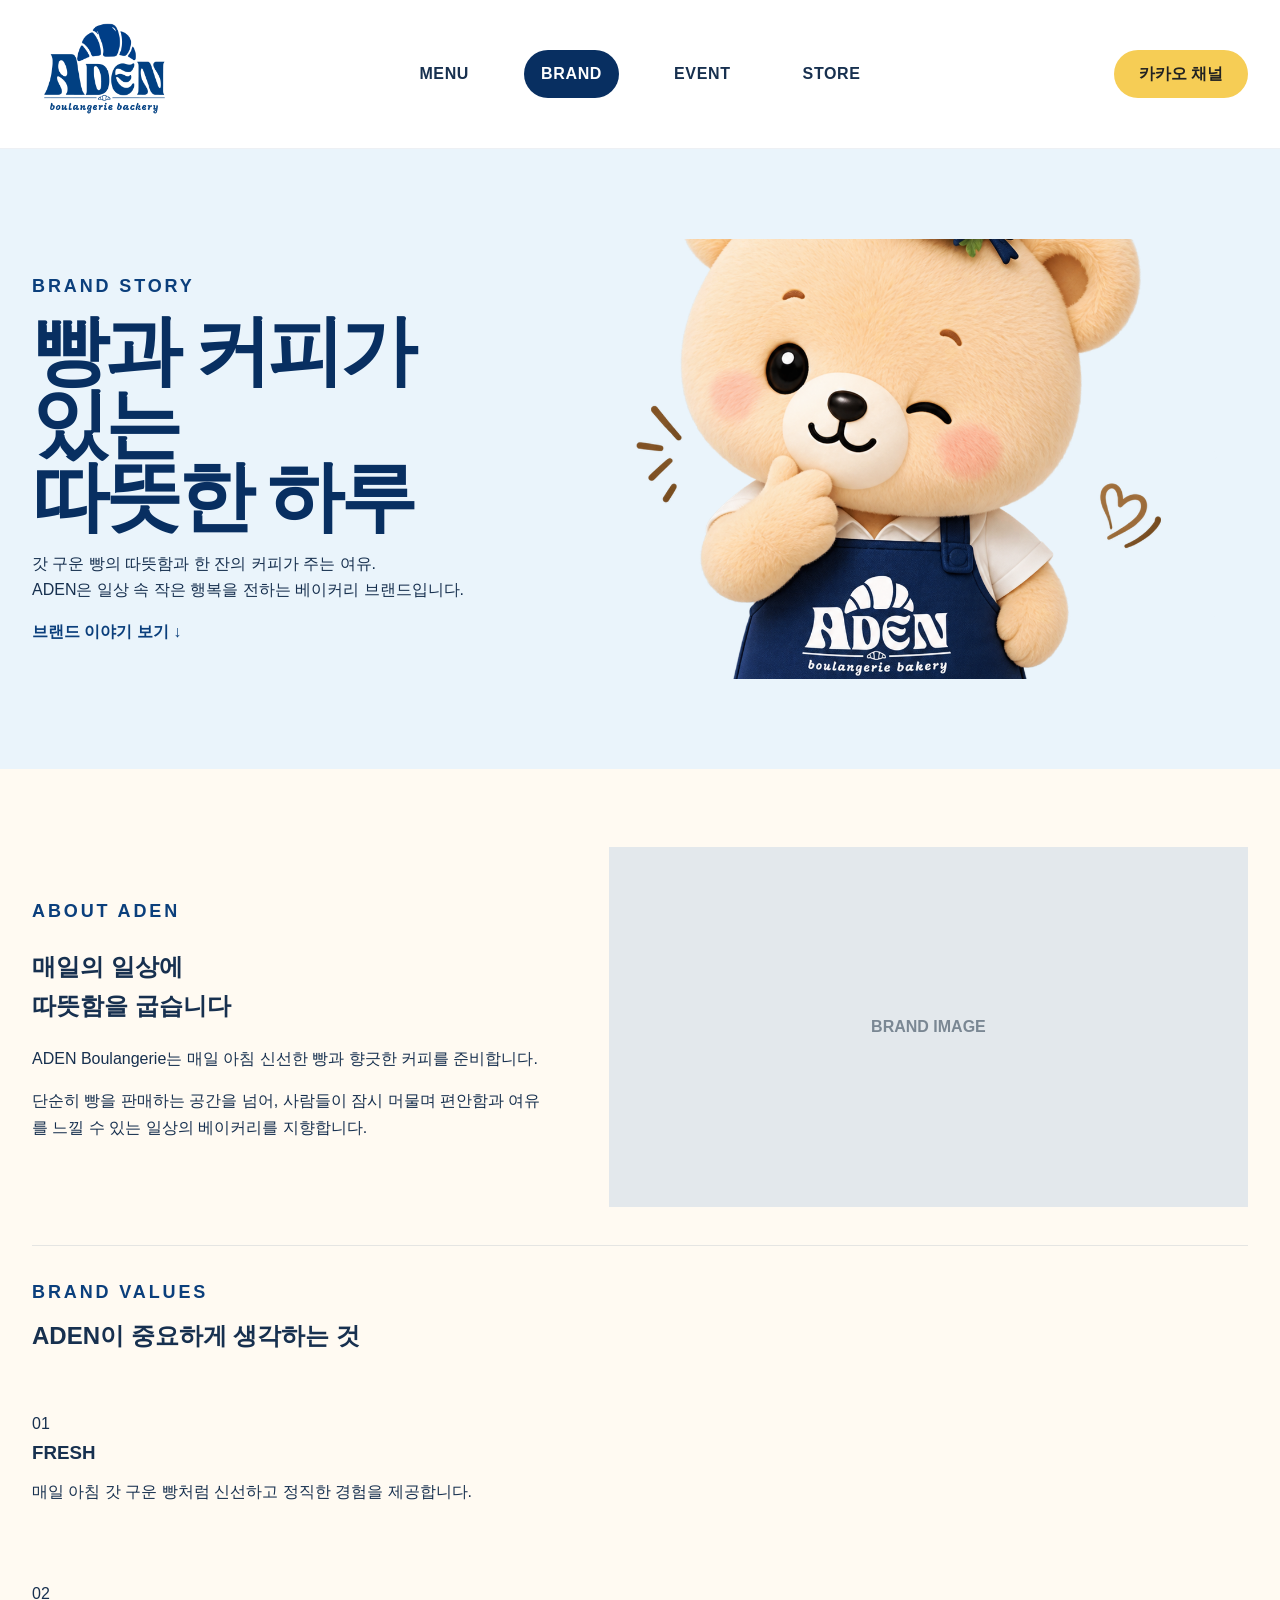
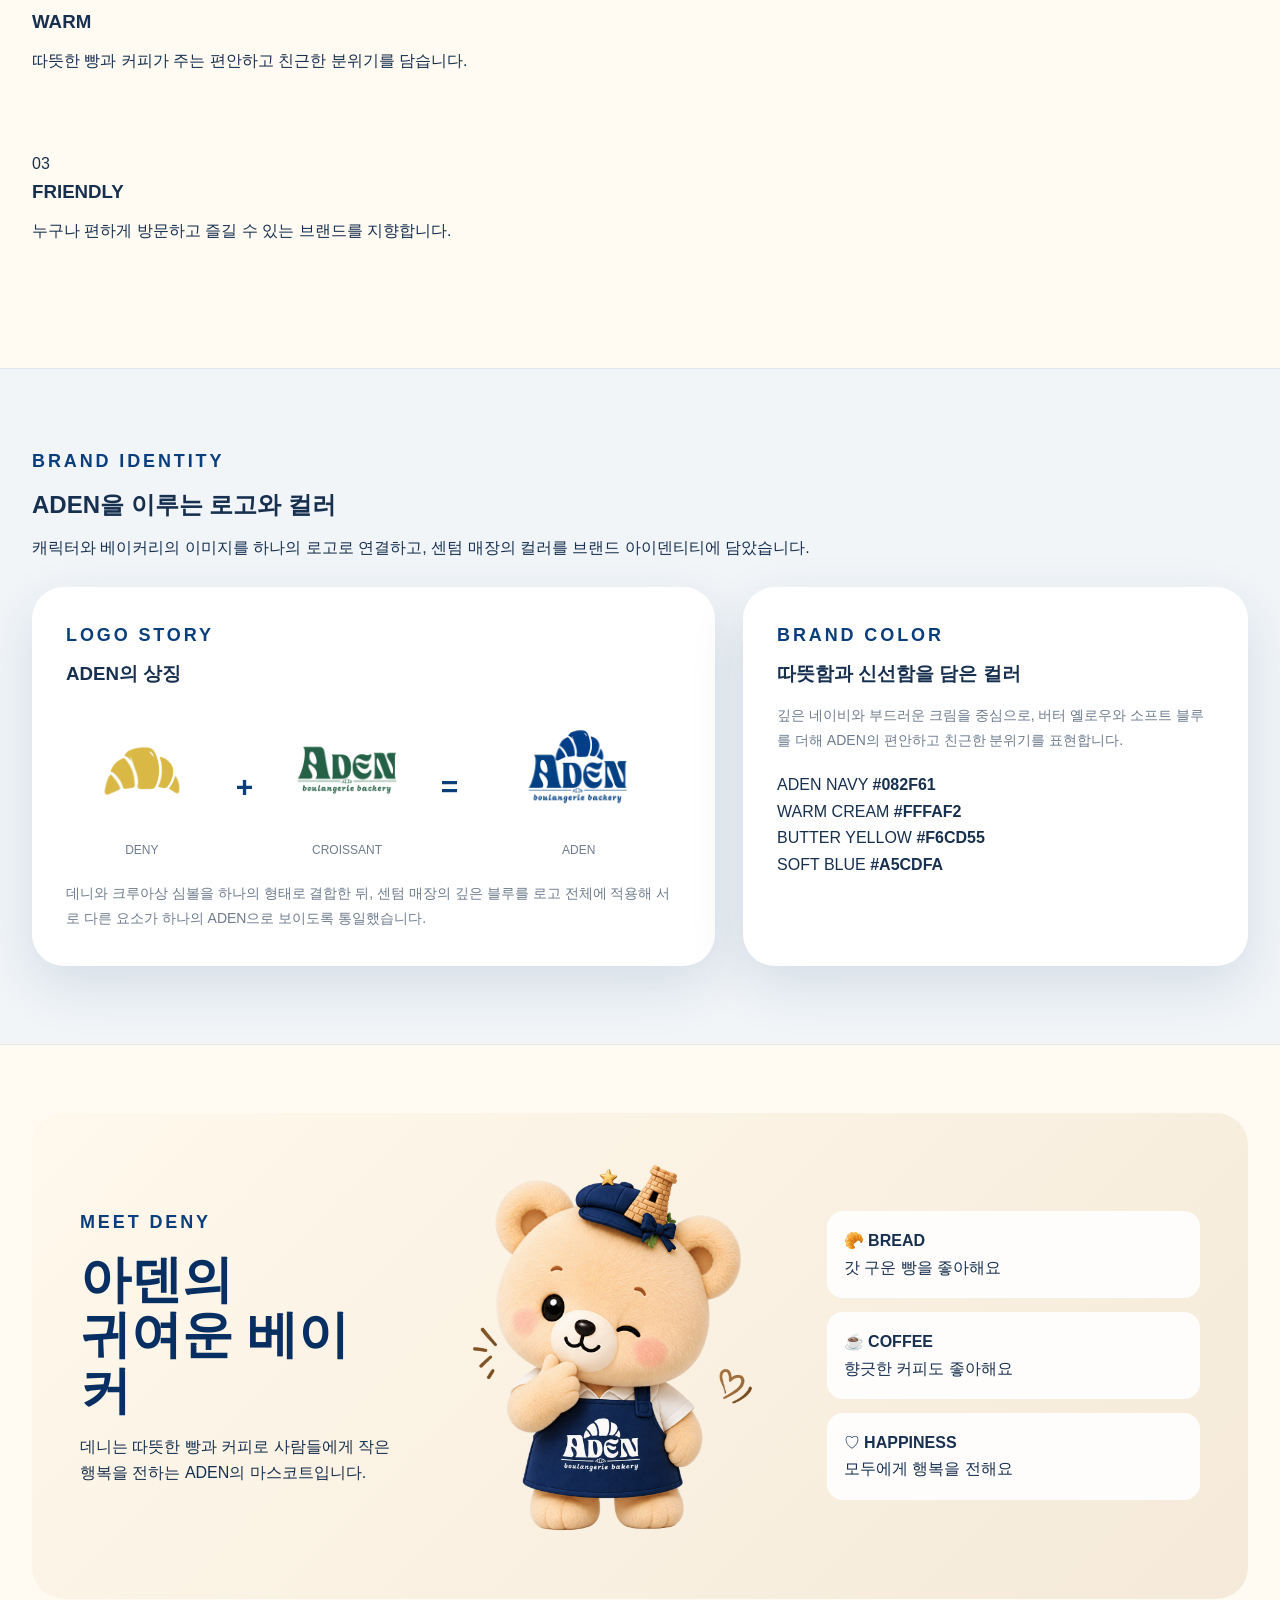
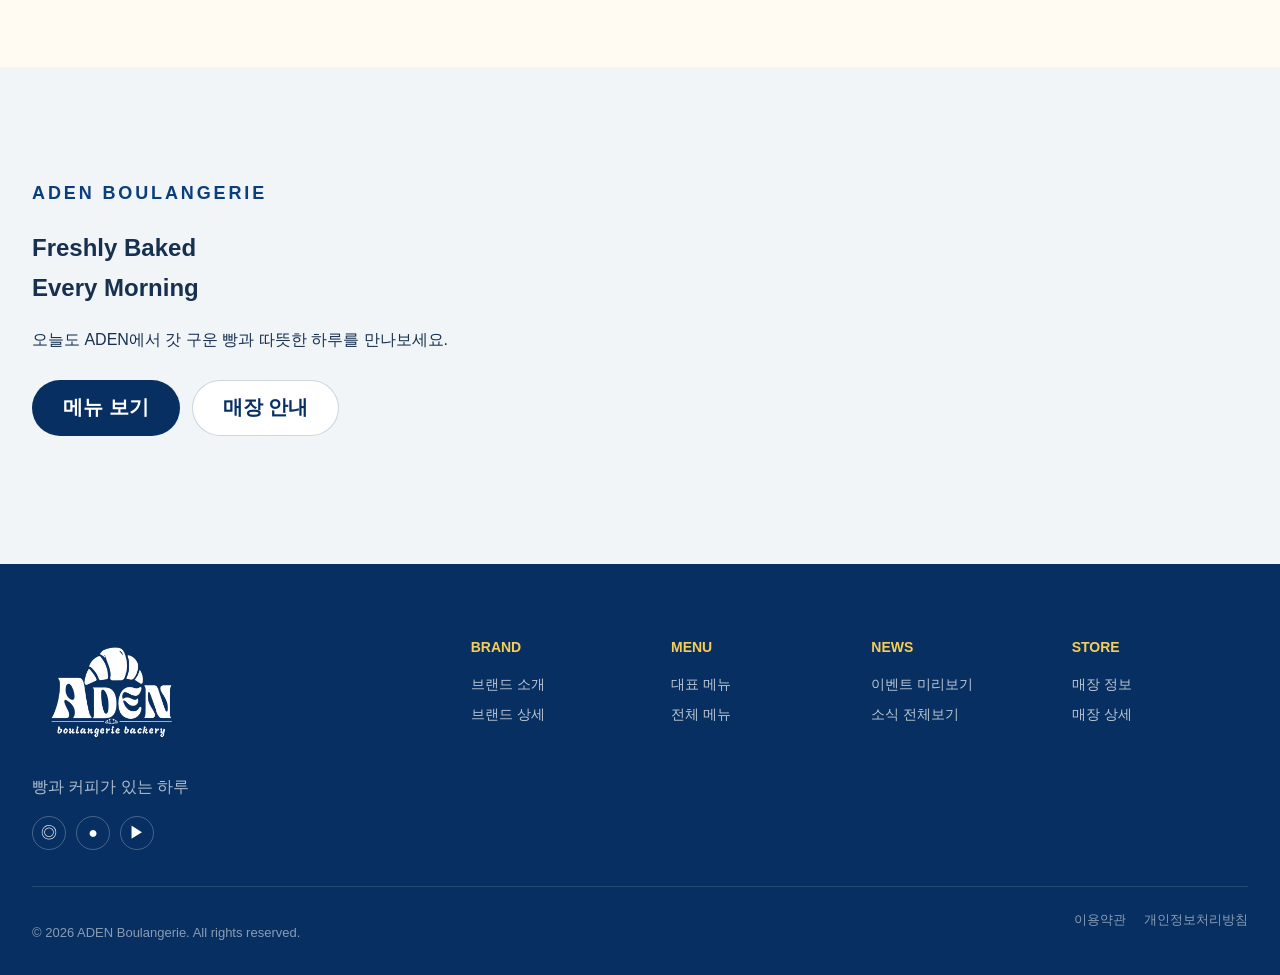
<file: aden-site/brand.html>
<!DOCTYPE html>
<html lang="ko">
<head>
  <meta charset="UTF-8">
  <meta name="viewport" content="width=device-width, initial-scale=1.0">
  <meta name="description" content="ADEN Boulangerie 브랜드 스토리와 리브랜딩 아이덴티티">
  <title>BRAND | ADEN</title>
  <link rel="stylesheet" href="./css/style.css">

  <!-- BRAND 상세 페이지만 간격/배치 정리 -->
  <style>
    .brand-page .brand-detail-hero{
      min-height: 520px;
    }

    .brand-page .brand-detail-section{
      padding: 78px 0;
    }

    .brand-page .brand-detail-section + .brand-detail-section{
      border-top: 1px solid rgba(8,47,97,.08);
    }

    .brand-page .brand-block-head{
      margin-bottom: 42px;
    }

    .brand-page .brand-block-head h2{
      margin-bottom: 14px;
    }

    /* ABOUT + VALUES */
    .brand-page .brand-about-wrap{
      display: grid;
      grid-template-columns: .9fr 1.1fr;
      gap: 54px;
      align-items: center;
    }

    .brand-page .brand-about-copy p{
      max-width: 520px;
    }

    .brand-page .brand-about-image{
      min-height: 360px;
    }

    .brand-page .brand-values-inline{
      margin-top: 54px;
      padding-top: 44px;
      border-top: 1px solid rgba(8,47,97,.10);
    }

    .brand-page .brand-values-inline .brand-value-grid{
      margin-top: 28px;
    }

    /* LOGO + COLOR 한 섹션 안에서 연결 */
    .brand-page .brand-identity-wrap{
      display: grid;
      grid-template-columns: 1.15fr .85fr;
      gap: 44px;
      align-items: stretch;
    }

    .brand-page .identity-card{
      background: #fff;
      border-radius: var(--radius-lg);
      box-shadow: var(--shadow);
      padding: 42px;
    }

    .brand-page .identity-card .logo-equation{
      margin-top: 32px;
    }

    .brand-page .identity-desc{
      margin: 28px 0 0;
      color: var(--muted);
      font-size: 14px;
      line-height: 1.8;
    }

    .brand-page .brand-color-grid{
      margin-top: 28px;
    }

    .brand-page .color-intro{
      color: var(--muted);
      font-size: 14px;
      line-height: 1.75;
      margin-bottom: 0;
    }

    /* DENY는 너무 큰 독립 섹션처럼 보이지 않게 */
    .brand-page .deny-compact{
      padding-top: 68px;
      padding-bottom: 68px;
    }

    .brand-page .deny-detail-card{
      min-height: auto;
    }

    /* 마지막 CTA */
    .brand-page .brand-message-section{
      padding: 58px 0 74px;
    }

    .brand-page .brand-message-card{
      padding-top: 54px;
      padding-bottom: 54px;
    }

    @media (max-width: 900px){
      .brand-page .brand-about-wrap,
      .brand-page .brand-identity-wrap{
        grid-template-columns: 1fr;
      }

      .brand-page .brand-about-image{
        min-height: 300px;
      }
    }

    @media (max-width: 768px){
      .brand-page .brand-detail-hero{
        min-height: auto;
      }

      .brand-page .brand-detail-section{
        padding: 56px 0;
      }

      .brand-page .brand-values-inline{
        margin-top: 38px;
        padding-top: 34px;
      }

      .brand-page .identity-card{
        padding: 30px;
      }

      .brand-page .brand-message-section{
        padding: 42px 0 58px;
      }
    }
/* BRAND 내부 여백 조금 더 촘촘하게 */

.brand-page .brand-block-head{
  margin-bottom: 26px;
}

.brand-page .brand-block-head .eyebrow{
  margin-bottom: 8px;
}

.brand-page .brand-block-head h2{
  margin-top: 0;
  margin-bottom: 10px;
}

.brand-page .brand-block-head > p:last-child{
  margin-top: 0;
  margin-bottom: 0;
}


/* BRAND VALUES */
.brand-page .brand-values-inline{
  margin-top: 38px;
  padding-top: 32px;
}

.brand-page .brand-values-inline .brand-value-grid{
  margin-top: 20px;
}

.brand-page .brand-value-card{
  padding-top: 30px;
  padding-bottom: 30px;
}

.brand-page .brand-value-card span{
  margin-bottom: 10px;
}

.brand-page .brand-value-card h3{
  margin-top: 0;
  margin-bottom: 10px;
}

.brand-page .brand-value-card p{
  margin-top: 0;
}


/* BRAND IDENTITY */
.brand-page .brand-identity-wrap{
  gap: 28px;
}

.brand-page .identity-card{
  padding: 34px;
}

.brand-page .identity-card .eyebrow{
  margin-bottom: 8px;
}

.brand-page .identity-card h3{
  margin-top: 0;
  margin-bottom: 14px;
}

.brand-page .identity-card .logo-equation{
  margin-top: 22px;
}

.brand-page .identity-desc{
  margin-top: 20px;
}

.brand-page .color-intro{
  margin-top: 0;
}

.brand-page .brand-color-grid{
  margin-top: 20px;
}

  </style>
</head>

<body class="detail-page brand-page">

<header class="site-header">
  <div class="container header-inner">
    <a class="brand" href="index.html#home" aria-label="ADEN 메인 홈으로 이동">
      <img src="./assets/logo.png" alt="ADEN Boulangerie 로고">
    </a>

    <nav class="desktop-nav" aria-label="주요 메뉴">
      <a href="menu.html">MENU</a>
      <a href="brand.html" class="active">BRAND</a>
      <a href="news.html">EVENT</a>
      <a href="store.html">STORE</a>
    </nav>

    <div class="header-actions">
      <a class="btn btn-yellow" href="index.html#event">카카오 채널</a>

      <button class="menu-toggle" type="button" aria-label="모바일 메뉴 열기" aria-expanded="false">
        <span></span><span></span><span></span>
      </button>
    </div>
  </div>

  <nav class="mobile-nav" aria-label="모바일 메뉴">
    <a href="menu.html">MENU</a>
    <a href="brand.html" class="active">BRAND</a>
    <a href="news.html">NEWS</a>
    <a href="store.html">STORE</a>
  </nav>
</header>


<main>

  <!-- BRAND HERO -->
  <section class="page-hero brand-detail-hero">
    <div class="container page-hero-grid">

      <div class="reveal">
        <p class="eyebrow blue">BRAND STORY</p>

        <h1>
          빵과 커피가 있는<br>
          따뜻한 하루
        </h1>

        <p>
          갓 구운 빵의 따뜻함과 한 잔의 커피가 주는 여유.<br>
          ADEN은 일상 속 작은 행복을 전하는 베이커리 브랜드입니다.
        </p>

        <a class="text-link" href="#about-aden">
          브랜드 이야기 보기 ↓
        </a>
      </div>

      <img
        class="reveal delay"
        src="./assets/deny-main.png"
        alt="ADEN 마스코트 데니"
      >

    </div>
  </section>


  <!-- ABOUT + BRAND VALUES -->
  <section class="brand-detail-section" id="about-aden">
    <div class="container">

      <div class="brand-about-wrap">

        <div class="brand-about-copy reveal">
          <p class="eyebrow blue">ABOUT ADEN</p>

          <h2>
            매일의 일상에<br>
            따뜻함을 굽습니다
          </h2>

          <p>
            ADEN Boulangerie는 매일 아침 신선한 빵과
            향긋한 커피를 준비합니다.
          </p>

          <p>
            단순히 빵을 판매하는 공간을 넘어,
            사람들이 잠시 머물며 편안함과 여유를 느낄 수 있는
            일상의 베이커리를 지향합니다.
          </p>
        </div>

        <div class="placeholder brand-about-image reveal delay">
          BRAND IMAGE
        </div>

      </div>


      <div class="brand-values-inline">
        <div class="brand-block-head">
          <p class="eyebrow blue">BRAND VALUES</p>
          <h2>ADEN이 중요하게 생각하는 것</h2>
        </div>

        <div class="brand-value-grid">

          <article class="brand-value-card reveal">
            <span>01</span>
            <h3>FRESH</h3>
            <p>
              매일 아침 갓 구운 빵처럼
              신선하고 정직한 경험을 제공합니다.
            </p>
          </article>

          <article class="brand-value-card reveal delay">
            <span>02</span>
            <h3>WARM</h3>
            <p>
              따뜻한 빵과 커피가 주는
              편안하고 친근한 분위기를 담습니다.
            </p>
          </article>

          <article class="brand-value-card reveal">
            <span>03</span>
            <h3>FRIENDLY</h3>
            <p>
              누구나 편하게 방문하고
              즐길 수 있는 브랜드를 지향합니다.
            </p>
          </article>

        </div>
      </div>

    </div>
  </section>


  <!-- LOGO STORY + BRAND COLOR -->
  <section class="brand-detail-section detail-alt">
    <div class="container">

      <div class="brand-block-head">
        <p class="eyebrow blue">BRAND IDENTITY</p>
        <h2>ADEN을 이루는 로고와 컬러</h2>
        <p>
          캐릭터와 베이커리의 이미지를 하나의 로고로 연결하고,
          센텀 매장의 컬러를 브랜드 아이덴티티에 담았습니다.
        </p>
      </div>

      <div class="brand-identity-wrap">

        <div class="identity-card reveal">
          <p class="eyebrow blue">LOGO STORY</p>
          <h3>ADEN의 상징</h3>

          <div class="logo-equation">
            <div>
              <img src="./assets/logo-deny.png" alt="데니 심볼">
              <span>DENY</span>
            </div>

            <b>+</b>

            <div>
              <img src="./assets/logo-croissant.png" alt="크루아상 심볼">
              <span>CROISSANT</span>
            </div>

            <b>=</b>

            <div>
              <img src="./assets/logo.png" alt="ADEN 로고">
              <span>ADEN</span>
            </div>
          </div>

          <p class="identity-desc">
            데니와 크루아상 심볼을 하나의 형태로 결합한 뒤,
            센텀 매장의 깊은 블루를 로고 전체에 적용해
            서로 다른 요소가 하나의 ADEN으로 보이도록 통일했습니다.
          </p>
        </div>


        <div class="identity-card reveal delay">
          <p class="eyebrow blue">BRAND COLOR</p>
          <h3>따뜻함과 신선함을 담은 컬러</h3>

          <p class="color-intro">
            깊은 네이비와 부드러운 크림을 중심으로,
            버터 옐로우와 소프트 블루를 더해
            ADEN의 편안하고 친근한 분위기를 표현합니다.
          </p>

          <div class="brand-color-grid">

            <div class="brand-color-card navy">
              <span>ADEN NAVY</span>
              <strong>#082F61</strong>
            </div>

            <div class="brand-color-card cream">
              <span>WARM CREAM</span>
              <strong>#FFFAF2</strong>
            </div>

            <div class="brand-color-card butter">
              <span>BUTTER YELLOW</span>
              <strong>#F6CD55</strong>
            </div>

            <div class="brand-color-card sky">
              <span>SOFT BLUE</span>
              <strong>#A5CDFA</strong>
            </div>

          </div>
        </div>

      </div>

    </div>
  </section>


  <!-- MEET DENY -->
  <section class="brand-detail-section deny-compact">
    <div class="container deny-detail-card reveal">

      <div>
        <p class="eyebrow blue">MEET DENY</p>

        <h2>
          아덴의<br>
          귀여운 베이커
        </h2>

        <p>
          데니는 따뜻한 빵과 커피로
          사람들에게 작은 행복을 전하는
          ADEN의 마스코트입니다.
        </p>
      </div>

      <img
        src="./assets/deny-main.png"
        alt="ADEN 캐릭터 데니"
      >

      <div class="deny-points">
        <p>
          🥐 <strong>BREAD</strong><br>
          갓 구운 빵을 좋아해요
        </p>

        <p>
          ☕ <strong>COFFEE</strong><br>
          향긋한 커피도 좋아해요
        </p>

        <p>
          ♡ <strong>HAPPINESS</strong><br>
          모두에게 행복을 전해요
        </p>
      </div>

    </div>
  </section>


  <!-- BRAND MESSAGE -->
  <section class="detail-alt brand-message-section">
    <div class="container">

      <div class="brand-message-card reveal">
        <p class="eyebrow blue">ADEN BOULANGERIE</p>

        <h2>
          Freshly Baked<br>
          Every Morning
        </h2>

        <p>
          오늘도 ADEN에서
          갓 구운 빵과 따뜻한 하루를 만나보세요.
        </p>

        <div class="hero-actions">
          <a href="menu.html" class="btn btn-blue">
            메뉴 보기
          </a>

          <a href="store.html" class="btn btn-light border-blue">
            매장 안내
          </a>
        </div>
      </div>

    </div>
  </section>

</main>


<footer class="site-footer">
  <div class="container footer-grid">

    <div class="footer-brand">
      <img src="./assets/logo-white.png" alt="ADEN 로고">
      <p>빵과 커피가 있는 하루</p>

      <div class="socials">
        <a href="#" aria-label="Instagram">◎</a>
        <a href="index.html#event" aria-label="Kakao">●</a>
        <a href="#" aria-label="YouTube">▶</a>
      </div>
    </div>

    <div class="footer-links">

      <div>
        <h3>BRAND</h3>
        <a href="index.html#brand">브랜드 소개</a>
        <a href="brand.html">브랜드 상세</a>
      </div>

      <div>
        <h3>MENU</h3>
        <a href="index.html#menu">대표 메뉴</a>
        <a href="menu.html#all-menu">전체 메뉴</a>
      </div>

      <div>
        <h3>NEWS</h3>
        <a href="index.html#event">이벤트 미리보기</a>
        <a href="news.html">소식 전체보기</a>
      </div>

      <div>
        <h3>STORE</h3>
        <a href="index.html#store">매장 정보</a>
        <a href="store.html">매장 상세</a>
      </div>

    </div>
  </div>

  <div class="container footer-bottom">
    <p>© 2026 ADEN Boulangerie. All rights reserved.</p>

    <div>
      <a href="#">이용약관</a>
      <a href="#">개인정보처리방침</a>
    </div>
  </div>
</footer>

<script src="./js/main.js"></script>
</body>
</html>
</file>
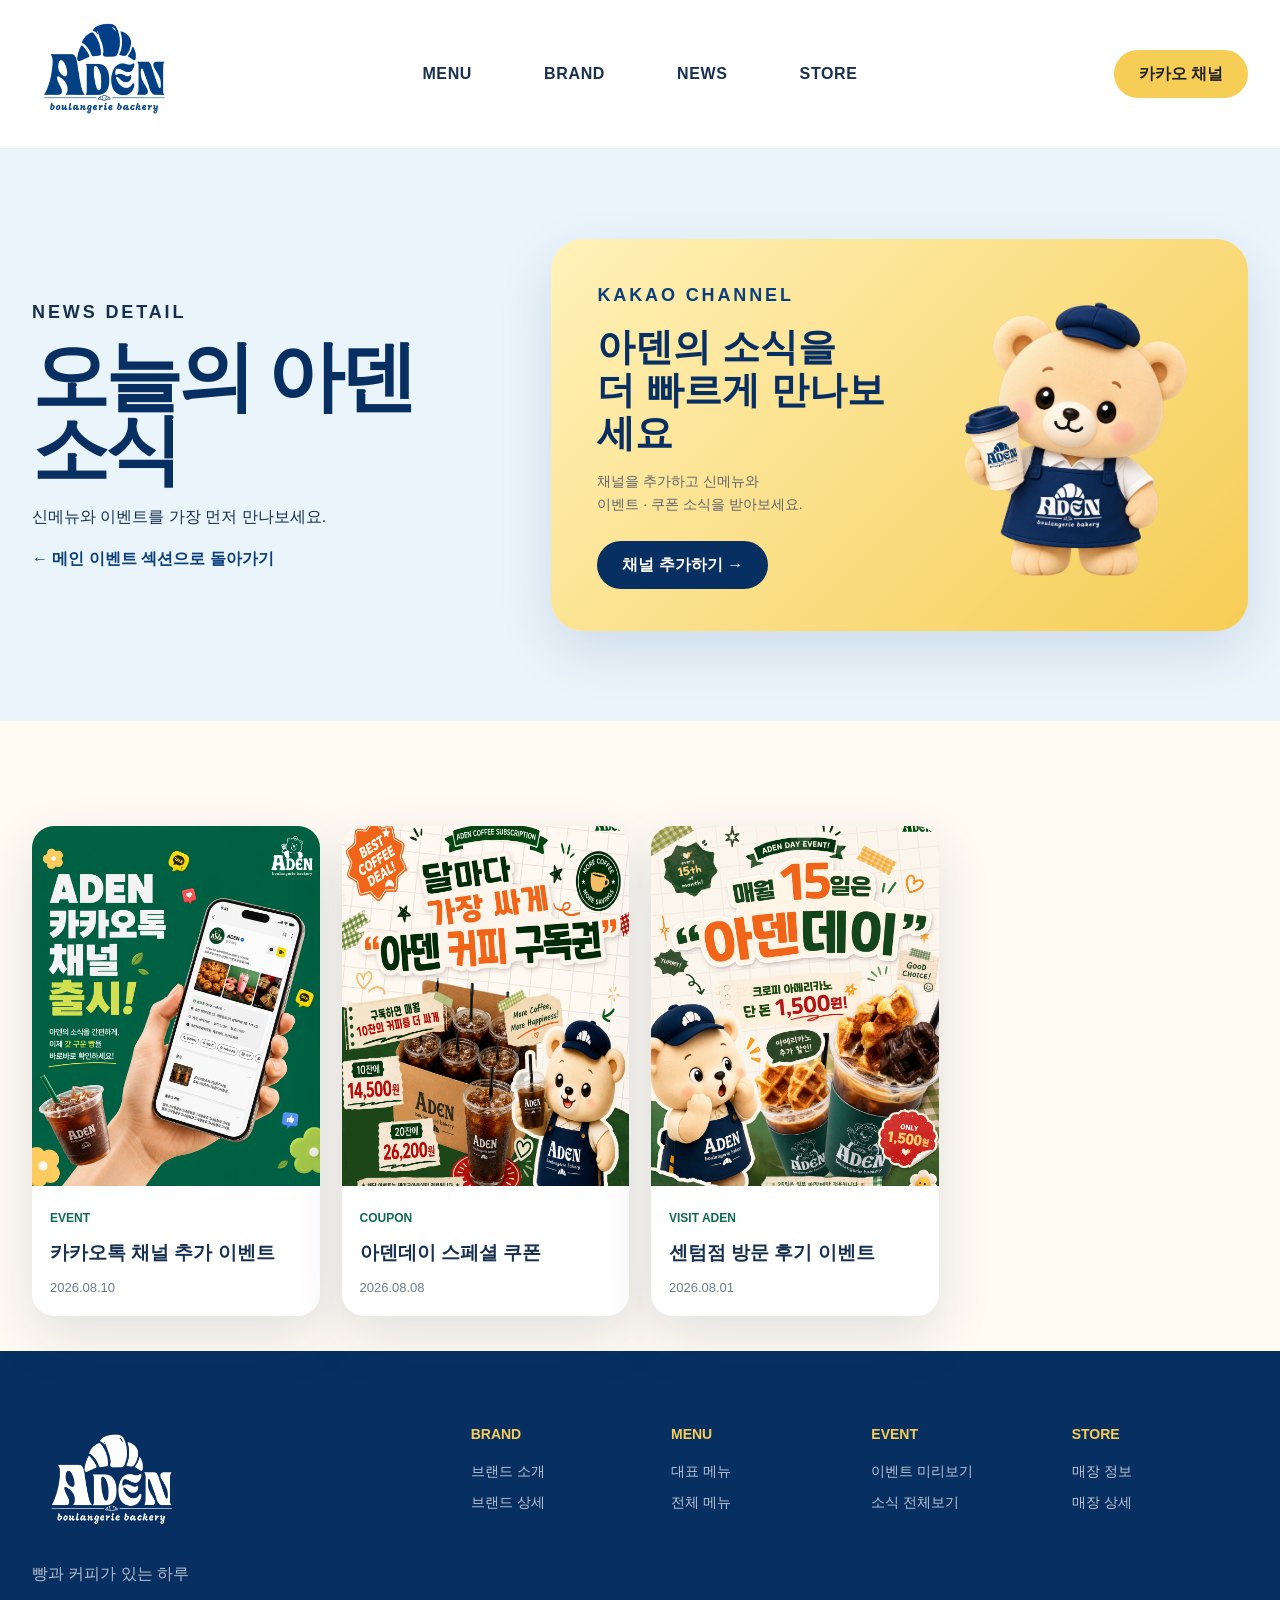
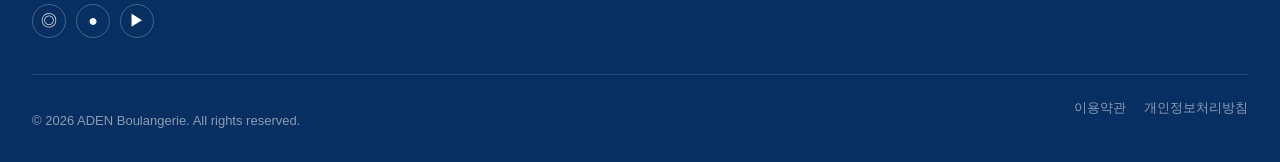
<file: aden-site/news.html>
<!DOCTYPE html>
<html lang="ko">
<head>
  <meta charset="UTF-8">
  <meta name="viewport" content="width=device-width, initial-scale=1.0">
  <meta name="description" content="ADEN Boulangerie Renewal 2026">
  <title>NEWS | ADEN</title>
  <link rel="stylesheet" href="./css/style.css">
</head>
<body class="detail-page">

<header class="site-header">
  <div class="container header-inner">
    <a class="brand" href="index.html#home" aria-label="ADEN 메인 홈으로 이동">
      <img src="./assets/logo.png" alt="ADEN Boulangerie 로고">
    </a>

    <nav class="desktop-nav" aria-label="주요 메뉴">
      <a href="menu.html">MENU</a>
      <a href="brand.html">BRAND</a>
      <a href="news.html">NEWS</a>
      <a href="store.html">STORE</a>
    </nav>

    <div class="header-actions">
      <a class="btn btn-yellow" href="index.html#event">카카오 채널</a>
      <button class="menu-toggle" type="button" aria-label="모바일 메뉴 열기" aria-expanded="false">
        <span></span><span></span><span></span>
      </button>
    </div>
  </div>

  <nav class="mobile-nav" aria-label="모바일 메뉴">
    <a href="menu.html">MENU</a>
    <a href="brand.html">BRAND</a>
    <a href="news.html">NEWS</a>
    <a href="store.html">STORE</a>
  </nav>
</header>

<main>

<section class="page-hero news-hero">
  <div class="container page-hero-grid">

    <div>
      <p class="eyebrow">NEWS DETAIL</p>
      <h1>오늘의 아덴<br>소식</h1>
      <p>신메뉴와 이벤트를 가장 먼저 만나보세요.</p>

      <a class="text-link" href="index.html#event">
        ← 메인 이벤트 섹션으로 돌아가기
      </a>
    </div>


    <!-- 오른쪽 카카오 채널 카드 -->
    <div class="channel-card channel-hero-card">

      <div class="channel-cta-copy">
        <p class="eyebrow blue">KAKAO CHANNEL</p>

        <h2>
          아덴의 소식을<br>
          더 빠르게 만나보세요
        </h2>

        <p>
          채널을 추가하고 신메뉴와<br>
          이벤트 · 쿠폰 소식을 받아보세요.
        </p>

        <a class="btn btn-blue" href="#">
          채널 추가하기 →
        </a>
      </div>

      <img
        src="./assets/deny-promo.png"
        alt="아덴 캐릭터 데니"
      >

    </div>

  </div>
</section>


<section class="section news-list-section">
  <div class="container news-grid detail-news-grid">
    <!-- <article><img src="./assets/news-01.jpg" alt=""><div><span>NEW MENU</span><h3>몽블랑 프렌치 토스트</h3><p>2026.08.15</p></div></article> -->
    <article><img src="./assets/news-02.jpg" alt=""><div><span>EVENT</span><h3>카카오톡 채널 추가 이벤트</h3><p>2026.08.10</p></div></article>
    <article><img src="./assets/news-03.jpg" alt=""><div><span>COUPON</span><h3>아덴데이 스페셜 쿠폰</h3><p>2026.08.08</p></div></article>
    <article><img src="./assets/news-04.jpg" alt=""><div><span>VISIT ADEN</span><h3>센텀점 방문 후기 이벤트</h3><p>2026.08.01</p></div></article>
  </div>
</section>

</main>

<footer class="site-footer">
  <div class="container footer-grid">
    <div class="footer-brand">
      <img src="./assets/logo-white.png" alt="ADEN 로고">
      <p>빵과 커피가 있는 하루</p>
      <div class="socials">
        <a href="#" aria-label="Instagram">◎</a>
        <a href="index.html#event" aria-label="Kakao">●</a>
        <a href="#" aria-label="YouTube">▶</a>
      </div>
    </div>

    <div class="footer-links">
      <div>
        <h3>BRAND</h3>
        <a href="index.html#brand">브랜드 소개</a>
        <a href="brand.html" target="_blank" rel="noopener noreferrer">브랜드 상세</a>
      </div>
      <div>
        <h3>MENU</h3>
        <a href="index.html#menu">대표 메뉴</a>
        <a href="menu.html#all-menu" target="_blank" rel="noopener noreferrer">전체 메뉴</a>
      </div>
      <div>
        <h3>EVENT</h3>
        <a href="index.html#event">이벤트 미리보기</a>
        <a href="news.html" target="_blank" rel="noopener noreferrer">소식 전체보기</a>
      </div>
      <div>
        <h3>STORE</h3>
        <a href="index.html#store">매장 정보</a>
        <a href="store.html" target="_blank" rel="noopener noreferrer">매장 상세</a>
      </div>
    </div>
  </div>

  <div class="container footer-bottom">
    <p>© 2026 ADEN Boulangerie. All rights reserved.</p>
    <div><a href="#">이용약관</a><a href="#">개인정보처리방침</a></div>
  </div>
</footer>

<script src="./js/main.js"></script>
</body>
</html>
</file>
<file: aden-site/css/style.css>
/* Author: 황인오 */


:root{
  --navy:#082f61;
  --blue:#0b3f7c;
  --cream:#fffaf2;
  --butter-2:#a5cdfa;
  --butter:#f6cd55;
  --white:#fff;
  --text:#17304f;
  --muted2:#6b6b6b;
  --muted:#6e7c8d;
  --green:#0f6b50;
  --shadow:0 20px 55px rgba(8,47,97,.12);
  --radius-lg:32px;
  --radius-md:22px;
  --container:1180px;
}

*{box-sizing:border-box}
html{scroll-behavior:smooth;scroll-padding-top:92px}
body{
  margin:0;
  font-family:"Pretendard","Noto Sans KR","Apple SD Gothic Neo",Arial,sans-serif;
  color:var(--text);
  background:var(--cream);
  line-height:1.65;
}
img{display:block;width:100%}
a{color:inherit;text-decoration:none}
button{font:inherit}
.container {
  width: min(calc(100% - 64px), 1320px);
  margin: 0 auto;
}

.site-header{
  position:sticky;
  top:0;
  z-index:1000;
  background:rgba(255,255,255,.94);
  backdrop-filter:blur(16px);
  border-bottom:1px solid rgba(8,47,97,.07);
}
.header-inner{
  min-height:92px;
  display:grid;
  grid-template-columns:180px 1fr 180px;
  align-items:center;
  gap:28px;
}
.brand img{width:148px}
.desktop-nav{display:flex;justify-content:center;gap:38px}
.desktop-nav a{
  padding:11px 17px;
  border-radius:999px;
  font-size:16px;
  font-weight:900;
  letter-spacing:.04em;
  transition:.2s;
}
.desktop-nav a:hover,
.desktop-nav a.active{
  background:var(--navy);
  color:#fff;
}
.header-actions{display:flex;justify-content:flex-end}
.mobile-nav{display:none}

.btn{
  display:inline-flex;
  align-items:center;
  justify-content:center;
  min-height:48px;
  padding:0 24px;
  border:1px solid transparent;
  border-radius:999px;
  font-weight:900;
  transition:.2s;
}
.btn:hover{transform:translateY(-2px);box-shadow:0 10px 24px rgba(8,47,97,.14)}
.btn-yellow{background:var(--butter);color:#222}
.btn-blue{background:var(--navy);color:#fff}
.btn-light{background:#fff;color:var(--navy)}
.border-blue{border-color:rgba(8,47,97,.2)}

/* =========================
   햄버거 버튼
========================= */

.menu-toggle {
  display: none;

  width: 44px;
  height: 44px;

  padding: 8px;

  border: 0;
  border-radius: 12px;

  background: transparent;

  cursor: pointer;

  transition:
    background 0.2s ease,
    transform 0.2s ease;
}

/* 햄버거 3줄 */
.menu-toggle span {
  display: block;

  height: 3px;
  margin: 5px 0;

  background: var(--navy);
  border-radius: 999px;

  transition: background 0.2s ease;
}

/* 마우스를 햄버거에 올렸을 때 */
.menu-toggle:hover {
  background: var(--navy);
  cursor: pointer;
}

/* 마우스를 올렸을 때 햄버거 선 흰색 */
.menu-toggle:hover span {
  background: #ffffff;
}

/* 햄버거를 눌러 메뉴가 열린 상태 */
.menu-toggle.active {
  background: var(--navy);
}

/* 메뉴가 열린 상태의 햄버거 선 */
.menu-toggle.active span {
  background: #ffffff;
}

.eyebrow{
  margin:0 0 14px;
  font-size:18px;
  font-weight:700;
  letter-spacing:.16em;
}
.eyebrow.blue{color:var(--blue)}

.hero{
  position:relative;
  min-height:760px;
  overflow:hidden;
}
.hero-bg {
  position: absolute;
  inset: 0;

  width: 100%;
  height: 100%;
  object-fit: cover;

  animation: heroZoom 10s ease-out forwards;
}

@keyframes heroZoom {
  from {
    transform: scale(1);
  }

  to {
    transform: scale(1.045);
  }
}
.hero-overlay{
  position:absolute;
  inset:0;
  background:linear-gradient(
    90deg,
    rgba(237,247,255,.97) 0%,
    rgba(237,247,255,.88) 30%,
    rgba(237,247,255,.48) 50%,
    rgba(255,255,255,.02) 76%
  );
}
.hero-inner{
  position:relative;
  z-index:2;
  min-height:760px;
  display:flex;
  align-items:center;
}

.hero-copy h1,
.page-hero h1{
  margin:0;
  color:var(--navy);
  font-family:Georgia,"Times New Roman",serif;
  font-size:clamp(60px,6vw,90px);
  line-height:.95;
  letter-spacing:-.05em;
}

.hero-branch {
  display: inline-block;

  padding: 7px 14px;
  margin-bottom: 14px;

  background: rgba(255, 255, 255, 0.45);

  backdrop-filter: blur(10px);
  -webkit-backdrop-filter: blur(10px);

  border: none;
  border-radius: 10px;

  box-shadow: 0 4px 16px rgba(8, 47, 97, 0.07);
}

.hero-sub{font-size:20px;font-weight:600}

.hero-actions .btn {
  min-height: 56px;
  padding: 0 30px;
  font-size: 20px;
  font-weight: 800;
}

.hero-actions,
.store-buttons{
  display:flex;
  gap:12px;
  flex-wrap:wrap;
  margin-top:26px;
}
.hero-mascot-wrap {
  position: absolute;
  width: 480px;
  right: -120px;
  bottom: -20px;
  z-index: 3;
}

.hero-mascot {
  width: 100%;
  cursor: pointer;
  transform-origin: 50% 100%;

  animation:
    denyPop 1.15s cubic-bezier(.22, 1.35, .45, 1) 0.6s both,
    denyFloat 4s ease-in-out 1.75s infinite;

  filter: drop-shadow(0 16px 24px rgba(8, 47, 97, 0.12));

  transition:
    filter 0.25s ease;
}

/* 데니가 들고 있는 아메리카노 컵 클릭 영역 */
.hero-drink-hitbox {
  position: absolute;
  left: 7%;
  top: 48%;
  width: 31%;
  height: 43%;
  z-index: 5;

  padding: 0;
  border: 0;
  background: transparent;
  cursor: pointer;
}

/* 키보드 접근 시에만 클릭 영역 표시 */
.hero-drink-hitbox:focus-visible {
  outline: 3px solid var(--butter);
  outline-offset: 3px;
  border-radius: 24px;
}

/* =========================
   데니 크루아상 클릭 영역
========================= */

.hero-bread-hitbox {
  position: absolute;

  left: 63%;
  top: 49%;

  width: 32%;
  height: 42%;

  z-index: 5;

  padding: 0;
  border: 0;
  background: transparent;

  cursor: pointer;
}

.hero-bread-hitbox:focus-visible {
  outline: 3px solid var(--butter);
  outline-offset: 3px;
  border-radius: 24px;
}

/* 처음 나타날 때 뿅 */
@keyframes denyPop {
  0% {
    opacity: 0;
    transform: translateY(70px) scale(0.75);
  }

  70% {
    opacity: 1;
    transform: translateY(-10px) scale(1.035);
  }

  100% {
    opacity: 1;
    transform: translateY(0) scale(1);
  }
}

/* 등장 후 계속 아주 천천히 움직임 */
@keyframes denyFloat {
  0%,
  100% {
    transform: translateY(0) rotate(0deg);
  }

  50% {
    transform: translateY(-10px) rotate(1deg);
  }
}

/* 데니 위에 커서 올렸을 때 */
.hero-mascot:hover {
  filter: drop-shadow(0 20px 28px rgba(8, 47, 97, 0.22));
}

.hero-mascot-wrap:has(.hero-drink-hitbox:hover) .hero-mascot {
  filter: drop-shadow(0 20px 28px rgba(8, 47, 97, 0.22));
}

.section{padding:105px 0}
.section-head{
  display:flex;
  justify-content:space-between;
  align-items:flex-end;
  gap:24px;
  margin-bottom:36px;
}
.section-head h2,
.brand-copy h2,
.deny-copy h2,
.store-info h2,
.two-col h2,
.deny-detail-card h2,
.channel-card h2{
  margin:0;
  color:var(--navy);
  font-size:clamp(38px,4vw,58px);
  line-height:1.08;
}
.section-head p,
.brand-copy p,
.deny-copy p,
.two-col p{color:var(--muted)}

.text-link{
  color:var(--blue);
  font-weight:900;
}
.detail-link{
  padding-bottom:4px;
  border-bottom:1px solid rgba(11,63,124,.25);
}

.menu-grid{
  display:grid;
  grid-template-columns:repeat(4,minmax(0,1fr));
  gap:22px;
}
.menu-card{
  overflow:hidden;
  background:#fff;
  border-radius:var(--radius-md);
  box-shadow:var(--shadow);
  transition:.25s;
}
.menu-card:hover{transform:translateY(-6px)}
.menu-image-wrap{
  position:relative;
  aspect-ratio:4/3;
  overflow:hidden;
  background:#f3f1ec;
}
.menu-image-wrap img{height:100%;object-fit:cover}
.badge{
  position:absolute;
  top:14px;
  left:14px;
  z-index:2;
  padding:6px 10px;
  border-radius:999px;
  color:#fff;
  font-size:11px;
  font-weight:900;
}
.badge.best{background:#c98a3b}
.badge.new{background:#7547bf}
.menu-card-body{padding:21px}
.menu-card-body h3{margin:0}
.menu-card-body p{margin:4px 0;color:var(--muted);font-size:14px}
.menu-card-body strong{display:block;margin-top:16px;color:var(--blue)}
.menu-en{color:var(--blue)!important;font-weight:900}

.promo-banner{
  min-height:320px;
  display:grid;
  grid-template-columns:1fr 1fr;
  align-items:center;
  padding:48px;
  overflow:hidden;
  border-radius:var(--radius-lg);
  background:linear-gradient(135deg,var(--blue),var(--navy));
  color:#fff;
}
.promo-copy h2{margin:0;font-size:clamp(38px,4vw,58px)}
.promo-art{position:relative;height:100%}
.promo-food{
  position:absolute;
  bottom:-55px;
  width:330px;
  left:0;
  object-fit:contain;
}

.brand-section{background:#fffdf8}
.brand-grid{
  display:grid;
  grid-template-columns:.75fr 1.25fr;
  gap:34px;
}
.brand-copy,
.logo-story-card{
  padding:44px;
  background:#fff;
  border-radius:var(--radius-lg);
  box-shadow:var(--shadow);
}

/* 로고 스토리 설명 */
.logo-story-desc {
  margin: 28px 0 0;
  color: #6b6b6b;

  font-size: 16px;      /* 글자 크기 */
  font-weight: 400;     /* 글자 굵기 */
  line-height: 1.5;     /* 줄 간격 */
}

.logo-equation{
  display:grid;
  grid-template-columns:1fr auto 1fr auto 1.35fr;
  align-items:center;
  gap:18px;
}
.logo-equation>div{text-align:center}
.logo-equation img{height:120px;object-fit:contain}
.logo-equation span{display:block;margin-top:10px;color:var(--muted);font-size:12px}
.logo-equation b{color:var(--blue);font-size:30px}

.deny-card,
.deny-detail-card{
  display:grid;
  grid-template-columns:.85fr 1fr 1fr;
  align-items:center;
  gap:28px;
  padding:48px;
  border-radius:var(--radius-lg);
  background:linear-gradient(135deg,#fff8ec,#f5ead9);
}
.deny-card img,
.deny-detail-card img{
  max-height:390px;
  object-fit:contain;
}
.deny-points{display:grid;gap:14px}
.deny-points p,
.deny-detail-card>div:last-child p{
  margin:0;
  padding:17px;
  border-radius:16px;
  background:rgba(255,255,255,.9);
}

.news-grid{
  display:grid;
  grid-template-columns:repeat(4,1fr);
  gap:22px;
}
.news-grid article{
  overflow:hidden;
  background:#fff;
  border-radius:var(--radius-md);
  box-shadow:var(--shadow);
}
.news-grid img{aspect-ratio:4/5;object-fit:cover}
.news-grid article>div{padding:18px}
.news-grid span{color:var(--green);font-size:12px;font-weight:900}
.news-grid h3{margin:8px 0}
.news-grid p{margin:0;color:var(--muted);font-size:13px}

.store-section{background:#f5f8fb}
.store-grid{
  display:grid;
  grid-template-columns:.75fr 1.25fr;
  gap:28px;
}
.store-info,
.map-card{
  overflow:hidden;
  background:#fff;
  border-radius:var(--radius-lg);
  box-shadow:var(--shadow);
}
.store-info{padding:42px}
.store-info ul{
  padding:0;
  margin:26px 0 0;
  display:grid;
  gap:14px;
  list-style:none;
}
.store-info li{
  display:grid;
  grid-template-columns:90px 1fr;
  gap:12px;
}
.store-info li span{color:var(--muted)}
.map-card img{height:100%;min-height:440px;object-fit:cover}

/* detail pages */
.page-hero{
  padding:90px 0;
  background:#eaf4fb;
}
.page-hero-grid{
  display:grid;
  grid-template-columns:.8fr 1.2fr;
  align-items:center;
  gap:50px;
}
.page-hero-grid>img{
  height:440px;
  object-fit:cover;
  border-radius:var(--radius-lg);
}

.menu-list{display:grid;gap:28px}
.menu-row{
  display:grid;
  grid-template-columns:1.15fr .85fr;
  align-items:center;
  overflow:hidden;
  background:#fff;
  border-radius:var(--radius-lg);
  box-shadow:var(--shadow);
}
.menu-row:nth-child(even){grid-template-columns:.85fr 1.15fr}
.menu-row:nth-child(even)>img{order:2}
.menu-row>img{height:400px;object-fit:cover}
.menu-row>div{padding:44px}
.menu-row span{color:var(--butter);font-weight:900}
.menu-row h2{margin:8px 0;color:var(--navy);font-size:34px}
.menu-row p{color:var(--muted)}
.menu-row strong{color:var(--blue);font-size:20px}

.detail-filter-section,
.detail-alt{background:#f1f5f8}
.category-tabs{
  display:flex;
  gap:10px;
  flex-wrap:wrap;
  margin-bottom:28px;
}
.category-tabs button{
  padding:10px 16px;
  border:1px solid rgba(8,47,97,.18);
  border-radius:999px;
  background:#fff;
  font-weight:900;
  cursor:pointer;
}
.category-tabs button.active{background:var(--navy);color:#fff}
.catalog-grid{
  display:grid;
  grid-template-columns:repeat(3,1fr);
  gap:20px;
}
.catalog-grid article{
  padding:16px;
  background:#fff;
  border-radius:20px;
}
.catalog-grid .placeholder{aspect-ratio:4/3}

.placeholder{
  display:grid;
  place-items:center;
  background:#e3e8ec;
  color:#7a8793;
  font-weight:900;
}
.tall{min-height:460px;border-radius:var(--radius-lg)}
.two-col{
  display:grid;
  grid-template-columns:.8fr 1.2fr;
  gap:40px;
  align-items:center;
}

.channel-card{
  display:grid;
  grid-template-columns:1fr .8fr;
  align-items:center;
  padding:45px;
  border-radius:var(--radius-lg);
  background:linear-gradient(135deg,#f6cd55,#ffd978);
}
.channel-card img{max-height:330px;object-fit:contain}

.detail-gallery{
  display:grid;
  grid-template-columns:1.2fr .8fr .8fr;
  gap:20px;
}
.detail-gallery>div{
  min-height:320px;
  border-radius:var(--radius-md);
}

.site-footer{
  padding:58px 0 18px;
  background:var(--navy);
  color:#fff;
}
.footer-grid{
  display:grid;
  grid-template-columns:1fr 2fr;
  gap:50px;
}
.footer-brand img{width:170px}
.footer-brand p{color:rgba(255,255,255,.68)}
.socials{display:flex;gap:10px}
.socials a{
  width:34px;height:34px;
  display:grid;place-items:center;
  border:1px solid rgba(255,255,255,.25);
  border-radius:50%;
}
.footer-links{
  display:grid;
  grid-template-columns:repeat(4,1fr);
  gap:24px;
}
.footer-links h3{color:var(--butter);font-size:14px}
.footer-links a{display:block;margin:7px 0;color:rgba(255,255,255,.72);font-size:14px}
.footer-bottom{
  margin-top:36px;
  padding-top:22px;
  display:flex;
  justify-content:space-between;
  border-top:1px solid rgba(255,255,255,.12);
  color:rgba(255,255,255,.52);
  font-size:13px;
}
.footer-bottom div{display:flex;gap:18px}

.reveal{opacity:0;transform:translateY(24px);transition:.65s}
.reveal.show{opacity:1;transform:none}
.delay{transition-delay:.12s}

@media(max-width:1024px){
  .desktop-nav{display:none}
  .menu-toggle{display:block}
  .header-inner{grid-template-columns:1fr auto}
  .mobile-nav.open {
  display: grid;
  gap: 8px;

  padding: 18px 20px 22px;

  background: #ffffff;
  backdrop-filter: none;

  border-radius: 0;
}

.mobile-nav a {
  width: 70%;
  padding: 10px 16px;

  color: var(--navy);
  font-size: 15px;
  font-weight: 800;
  letter-spacing: 0.04em;

  border-radius: 0 12px 12px 0;
  transition: 0.2s;
}

/* 마우스 올렸을 때 */
.mobile-nav a:hover,
/* 현재 선택된 메뉴 */
.mobile-nav a.active {
  background: var(--navy);
  color: #ffffff;

  border-radius: 12px 12px 12px 12px;

}
  .menu-grid,.news-grid{grid-template-columns:repeat(2,1fr)}
  .brand-grid,.store-grid,.page-hero-grid,.two-col,.deny-card,.deny-detail-card{grid-template-columns:1fr}
  .hero-mascot-wrap{right:-40px}
  .catalog-grid{grid-template-columns:repeat(2,1fr)}
  .footer-grid{grid-template-columns:1fr}
}

@media(max-width:768px){
  html{scroll-padding-top:76px}
  .container{width:min(calc(100% - 28px),var(--container))}
  .btn-yellow{display:none}
  .hero,.hero-inner{min-height:730px}
  .hero-inner{align-items:flex-start;padding-top:80px}
  .hero-copy h1,.page-hero h1{font-size:50px}
  .hero-mascot-wrap{width:380px;right:-120px}
  .section{padding:78px 0}
  .section-head{align-items:flex-start;flex-direction:column}
  .menu-grid,.news-grid,.catalog-grid{grid-template-columns:1fr}
  .promo-banner{grid-template-columns:1fr;min-height:480px;padding:32px}
  .promo-art{min-height:220px}
  .menu-row,.menu-row:nth-child(even){grid-template-columns:1fr}
  .menu-row:nth-child(even)>img{order:0}
  .page-hero-grid>img{height:300px}
  .logo-equation{grid-template-columns:1fr}
  .logo-equation b{transform:rotate(90deg)}
  .detail-gallery{grid-template-columns:1fr}
  .footer-links{grid-template-columns:repeat(2,1fr)}
  .footer-bottom{flex-direction:column}
}

/* MENU BOOK PAGE */
.menu-book-hero .page-hero-grid {
  grid-template-columns: .95fr 1.05fr;
}

.menu-hero-visual {
  overflow:hidden;
  border-radius:var(--radius-lg);
  box-shadow:var(--shadow);
}

.menu-hero-visual img {
  height:460px;
  object-fit:cover;
}

.menu-category-nav {
  position:sticky;
  top:92px;
  z-index:100;
  background:rgba(255,255,255,.96);
  backdrop-filter:blur(12px);
  border-bottom:1px solid rgba(8,47,97,.08);
}

.menu-category-inner {
  display:flex;
  gap:8px;
  overflow-x:auto;
  padding:14px 0;
  scrollbar-width:none;
}

.menu-category-inner::-webkit-scrollbar {
  display:none;
}

.menu-category-inner a {
  flex:0 0 auto;
  padding:9px 15px;
  border-radius:999px;
  color:var(--navy);
  font-size:13px;
  font-weight:900;
  transition:.2s;
}

.menu-category-inner a:hover {
  background:var(--navy);
  color:#fff;
}

.menu-category-section {
  scroll-margin-top:150px;
}

.alt-menu-section {
  background:#f3f6f8;
}

.menu-book-grid {
  display:grid;
  grid-template-columns:repeat(4,minmax(0,1fr));
  gap:22px;
}

.featured-menu-grid {
  grid-template-columns:repeat(3,minmax(0,1fr));
}

.menu-book-card {
  overflow:hidden;
  background:#fff;
  border-radius:var(--radius-md);
  box-shadow:var(--shadow);
  transition:.25s;
}

.menu-book-card:hover {
  transform:translateY(-6px);
}

.menu-book-card > img,
.menu-card-placeholder {
  width: 100%;
  aspect-ratio: 4 / 3;
  overflow: hidden;

  display: flex;
  align-items: center;
  justify-content: center;

  background: linear-gradient(135deg, #e8edf1, #f5f7f8);
}

.menu-card-placeholder img {
  width: 100%;
  height: 100%;
  object-fit: contain;
}

.menu-book-card-body {
  padding:21px;
}

.menu-book-card-body h3 {
  margin:10px 0 4px;
  font-size:20px;
}

.menu-book-card-body p {
  min-height:46px;
  margin:0;
  color:var(--muted);
  font-size:14px;
}

.menu-label {
  display:inline-flex;
  padding:5px 9px;
  border-radius:999px;
  color:#fff;
  font-size:10px;
  font-weight:900;
}

.new-label { background:#7547bf; }
.best-label { background:#c98a3b; }
.set-label { background:var(--green); }

.menu-price {
  display:flex;
  align-items:center;
  gap:9px;
  margin-top:16px;
}

.menu-price strong {
  color:var(--blue);
  font-size:18px;
}

.menu-price del {
  color:#9aa2aa;
  font-size:13px;
}

.wide-menu-card {
  display:grid;
  grid-template-columns:1fr 1fr;
  grid-column:span 2;
}

.wide-menu-card .menu-card-placeholder {
  aspect-ratio:auto;
  min-height:260px;
}

.menu-text-list {
  display:grid;
  grid-template-columns:repeat(2,minmax(0,1fr));
  gap:14px 28px;
}

.menu-text-list article {
  display:flex;
  justify-content:space-between;
  gap:24px;
  padding:22px 0;
  border-bottom:1px solid rgba(8,47,97,.14);
}

.menu-text-list h3 {
  margin:0 0 4px;
  color:var(--navy);
  font-size:18px;
}

.menu-text-list p {
  margin:0;
  color:var(--muted);
  font-size:13px;
}

.menu-text-list strong {
  flex:0 0 auto;
  color:var(--blue);
}

.passorder-cta-section {
  padding-top:40px;
}

.passorder-cta {
  display:flex;
  justify-content:space-between;
  align-items:center;
  gap:30px;
  padding:44px 48px;
  border-radius:var(--radius-lg);
  background:linear-gradient(135deg,#fff1b9,#f6cd55);
}

.passorder-cta h2 {
  margin:0;
  color:var(--navy);
  font-size:clamp(30px,4vw,48px);
  line-height:1.1;
}

.passorder-cta p {
  color:#5f6470;
}

@media(max-width:1024px) {
  .menu-category-nav {
    top:76px;
  }

  .featured-menu-grid,
  .menu-book-grid {
    grid-template-columns:repeat(2,minmax(0,1fr));
  }

  .menu-text-list {
    grid-template-columns:1fr;
  }
}

@media(max-width:768px) {
  .menu-book-hero .page-hero-grid {
    grid-template-columns:1fr;
  }

  .menu-hero-visual img {
    height:300px;
  }

  .featured-menu-grid,
  .menu-book-grid {
    grid-template-columns:1fr;
  }

  .wide-menu-card {
    grid-template-columns:1fr;
    grid-column:auto;
  }

  .passorder-cta {
    align-items:flex-start;
    flex-direction:column;
    padding:32px;
  }
}

/* 움직이는 지도 iframe */
.map-card {
  min-height: 500px;
  overflow: hidden;
  border-radius: var(--radius-lg);
  background: #ffffff;
  box-shadow: var(--shadow);
}

.map-card iframe {
  display: block;
  width: 100%;
  height: 100%;
  min-height: 500px;
  border: 0;
}

.menu-hero-live {
  min-height: 370px;
  padding: 52px;
  border-radius: 28px;
  background: var(--butter-2);

  display: flex;
  flex-direction: column;
  justify-content: center;
  align-items: flex-start;
}

.menu-hero-live h2 {
  margin: 10px 0 16px;
  color: var(--blue-dark);
  font-size: clamp(30px, 3vw, 44px);
  line-height: 1.15;
}

.menu-hero-live > p:not(.eyebrow) {
  margin: 0 0 28px;
  color: var(--text);
  line-height: 1.6;
}

/* STORE 상세페이지 히어로 설명 */
.store-hero-desc {
  font-size: 21px;
  font-weight: 600;
  line-height: 1.7;
  color: var(--text);
  margin-top: 22px;
}

/* =========================
   MENU HORIZONTAL SLIDER
========================= */

.menu-slider-head {
  display: flex;
  justify-content: space-between;
  align-items: flex-end;
  gap: 20px;
}

.menu-slider-buttons {
  display: flex;
  gap: 8px;
}

.menu-slider-buttons button {
  width: 42px;
  height: 42px;

  border: 1px solid rgba(8,47,97,.14);
  border-radius: 50%;

  background: #ffffff;

  color: var(--navy);

  font-size: 18px;
  font-weight: 800;

  cursor: pointer;

  transition:
    background .2s ease,
    color .2s ease;
}

.menu-slider-buttons button:hover {
  background: var(--navy);
  color: #ffffff;
}

.menu-slider {
  overflow: hidden;
}

.menu-slider-track {
  display: flex;

  gap: 20px;

  scroll-behavior: smooth;

  overflow-x: auto;

  scrollbar-width: none;

  padding: 4px 2px 18px;
}

.menu-slider-track::-webkit-scrollbar {
  display: none;
}

.menu-slider-track .menu-book-card {
  flex: 0 0 calc((100% - 40px) / 3);
}

/* TABLET */

@media(max-width:1024px) {

  .menu-slider-track .menu-book-card {
    flex: 0 0 calc((100% - 20px) / 2);
  }

}

/* MOBILE */

@media(max-width:768px) {

  .menu-slider-head {
    align-items: flex-start;
  }

  .menu-slider-track .menu-book-card {
    flex: 0 0 82%;
  }

}

/* ==================================================
   MENU CATEGORY TAB SYSTEM
================================================== */

/* 카테고리 버튼 */

.menu-category-inner button {
  flex: 0 0 auto;

  padding: 9px 15px;

  border: 0;
  border-radius: 999px;

  background: transparent;

  color: var(--navy);

  font-size: 13px;
  font-weight: 900;

  cursor: pointer;

  transition:
    background .2s ease,
    color .2s ease,
    transform .2s ease;
}

/* 마우스 올림 */

.menu-category-inner button:hover {
  background: rgba(8,47,97,.08);
}

/* 현재 선택 메뉴 */

.menu-category-inner button.active {
  background: var(--navy);
  color: #ffffff;
}

/* =========================
   MENU BROWSER
========================= */

.menu-browser-section {
  min-height: 760px;

  background: var(--cream);

  scroll-margin-top: 150px;
}

/* 기본적으로 모든 메뉴 숨기기 */

.menu-panel {
  display: none;
}

/* 선택된 메뉴만 표시 */

.menu-panel.active {
  display: block;

  animation: menuPanelShow .32s ease;
}

@keyframes menuPanelShow {

  from {
    opacity: 0;
    transform: translateY(10px);
  }

  to {
    opacity: 1;
    transform: translateY(0);
  }

}

/* 메뉴 제목 영역 높이를 어느 정도 일정하게 */

.menu-panel .section-head {
  min-height: 125px;
}

/* 카드가 적은 SET / DESSERT */

.menu-panel .menu-book-grid {
  grid-template-columns:
    repeat(3, minmax(0, 1fr));
}

/* =========================
   SLIDER
========================= */

.menu-panel .menu-slider {
  width: 100%;
  overflow: hidden;
}

.menu-panel .menu-slider-track {
  display: flex;

  gap: 20px;

  overflow-x: auto;

  padding: 4px 2px 24px;

  scroll-behavior: smooth;
  scrollbar-width: none;
}

.menu-panel .menu-slider-track::-webkit-scrollbar {
  display: none;
}

.menu-panel .menu-slider-track .menu-book-card {
  flex:
    0 0
    calc((100% - 40px) / 3);
}

/* =========================
   TABLET
========================= */

@media(max-width:1024px) {

  .menu-panel .menu-slider-track .menu-book-card {
    flex:
      0 0
      calc((100% - 20px) / 2);
  }

  .menu-panel .menu-book-grid {
    grid-template-columns:
      repeat(2, minmax(0, 1fr));
  }

}

/* =========================
   MOBILE
========================= */

@media(max-width:768px) {

  .menu-browser-section {
    min-height: 680px;
  }

  .menu-panel .section-head {
    min-height: auto;
  }

  .menu-panel .menu-slider-track .menu-book-card {
    flex: 0 0 84%;
  }

  .menu-panel .menu-book-grid {
    grid-template-columns: 1fr;
  }

  .menu-category-inner {
    gap: 4px;
  }

  .menu-category-inner button {
    padding: 8px 12px;

    font-size: 12px;
  }

}

/* =========================
   BRAND COLOR STORY
========================= */

.brand-color-story {
  margin-top: 58px;
  padding-top: 42px;

  display: grid;
  grid-template-columns: 1.1fr .9fr;
  gap: 46px;

  border-top: 1px solid rgba(8, 47, 97, .12);
}

.color-story-label {
  margin: 0 0 14px;

  color: var(--blue);
  font-size: 13px;
  font-weight: 900;
  letter-spacing: .16em;
}

.color-story-copy h3 {
  margin: 0 0 20px;

  color: var(--navy);
  font-size: 40px;
  line-height: 1.3;
}

.color-story-copy p {
  max-width: 500px;
  margin: 0 0 13px;

  color: var(--muted2);
  font-size: 16px;
  font-weight: 400;
  line-height: 1.5;
}

/* 컬러칩 */

.color-story-palette {
  display: grid;
  grid-template-columns: 1fr 1fr;
  gap: 14px;
}

.color-chip {
  padding: 14px;

  display: flex;
  align-items: center;
  gap: 13px;

  border-radius: 16px;
  background: #fff;

  box-shadow:
    0 8px 24px rgba(8, 47, 97, .08);
}

.color-box {
  width: 56px;
  height: 56px;

  flex: 0 0 auto;

  border-radius: 14px;
}

.color-chip strong {
  display: block;

  color: var(--navy);
  font-size: 11px;
  font-weight: 900;
}

.color-chip small {
  display: block;
  margin-top: 5px;

  color: var(--muted);
  font-size: 11px;
}

/* 기존 브랜드 컬러 */

.deep-blue {
  background: #082F61;
}

.soft-blue {
  background: #A5CDFA;
}

.warm-cream {
  background: #FFFAF2;
  border: 1px solid rgba(8, 47, 97, .12);
}

.butter-yellow {
  background: #F6CD55;
}

/* 모바일 */

@media (max-width: 768px) {

  .brand-color-story {
    grid-template-columns: 1fr;
    gap: 28px;
  }

  .color-story-palette {
    grid-template-columns: 1fr 1fr;
  }

}

/* =========================
   NEWS - KAKAO CHANNEL CTA
========================= */

/* 뉴스 카드와 카카오 카드 사이 간격 */
.channel-cta-section {
  padding: 20px 0 90px;
}

/* 카카오 채널 카드 */
.channel-card.channel-cta {
  min-height: 280px;

  display: grid;
  grid-template-columns: 1fr 320px;
  align-items: center;
  gap: 40px;

  padding: 44px 56px;

  border-radius: var(--radius-lg);

  /* 메뉴 PASSORDER 카드와 같은 색 */
  background: linear-gradient(
    135deg,
    #fff1b9,
    #f6cd55
  );

  overflow: hidden;
}

/* 제목 */
.channel-cta h2 {
  margin: 4px 0 14px;

  color: var(--navy);

  font-size: clamp(34px, 3.5vw, 48px);
  line-height: 1.12;
}

/* 설명 */
.channel-cta-copy > p:not(.eyebrow) {
  margin: 0 0 24px;

  color: #5f6470;
  font-size: 15px;
  line-height: 1.7;
}

/* 데니 */
.channel-cta img {
  width: 100%;
  max-height: 250px;

  object-fit: contain;

  align-self: end;
}

/* 모바일 */
@media (max-width: 768px) {

  .channel-cta-section {
    padding: 10px 0 65px;
  }

  .channel-card.channel-cta {
    grid-template-columns: 1fr;

    padding: 32px;
  }

  .channel-cta img {
    max-width: 250px;
    margin: 0 auto;
  }
}

/* NEWS 페이지 - 카드와 카카오 CTA 간격 줄이기 */
.detail-page .section:has(.detail-news-grid) {
  padding-bottom: 35px;
}

.channel-cta-section {
  padding: 0 0 90px;
}

/* =========================
   NEWS HERO KAKAO CARD
========================= */

.news-hero .page-hero-grid {
  grid-template-columns: .8fr 1.2fr;
  align-items: center;
  gap: 55px;
}

/* HERO 오른쪽 카카오 카드 */
.channel-hero-card {
  min-height: 390px;

  display: grid;
  grid-template-columns: 1fr 260px;
  align-items: center;
  gap: 25px;

  padding: 42px 46px;

  border-radius: var(--radius-lg);

  background: linear-gradient(
    135deg,
    #fff1b9,
    #f6cd55
  );

  overflow: hidden;

  box-shadow: var(--shadow);
}

/* 제목 */
.channel-hero-card h2 {
  margin: 5px 0 16px;

  color: var(--navy);

  font-size: clamp(32px, 3vw, 46px);
  line-height: 1.12;
}

/* 설명 */
.channel-hero-card .channel-cta-copy > p:not(.eyebrow) {
  margin: 0 0 24px;

  color: #5f6470;

  font-size: 14px;
  line-height: 1.7;
}

/* 데니 */
.channel-hero-card img {
  width: 100%;
  max-height: 290px;

  object-fit: contain;

  align-self: end;
}

/* 모바일 */
@media (max-width: 768px) {

  .news-hero .page-hero-grid {
    grid-template-columns: 1fr;
  }

  .channel-hero-card {
    grid-template-columns: 1fr;
    padding: 32px;
  }

  .channel-hero-card img {
    max-width: 230px;
    margin: 0 auto;
  }
}

/* =========================
   STORE MAP - Leaflet 안정화 + ADEN 커스텀 핀
========================= */

#naver-map.map-card {
  position: relative;
  height: 500px;
  min-height: 500px;
  overflow: hidden;
  border-radius: var(--radius-lg);
  background: #eaf0f5;
  box-shadow: var(--shadow);
}

/* Leaflet이 부모 크기를 100% 그대로 사용하도록 강제 */
#naver-map.leaflet-container,
#naver-map .leaflet-map-pane,
#naver-map .leaflet-tile-pane {
  width: 100%;
  height: 100%;
}

#naver-map .leaflet-tile {
  max-width: none !important;
  max-height: none !important;
}

/* 기본 이미지 마커 대신 CSS로 만든 ADEN 핀 */
.aden-leaflet-pin {
  width: 44px;
  height: 44px;
  display: grid;
  place-items: center;
  border-radius: 50% 50% 50% 0;
  background: var(--navy);
  border: 4px solid #ffffff;
  box-shadow: 0 8px 20px rgba(8,47,97,.28);
  transform: rotate(-45deg);
}

.aden-leaflet-pin::before {
  content: "A";
  display: grid;
  place-items: center;
  width: 22px;
  height: 22px;
  border-radius: 50%;
  background: var(--butter);
  color: var(--navy);
  font-size: 12px;
  font-weight: 900;
  transform: rotate(45deg);
}

.aden-map-popup strong {
  display: block;
  margin-bottom: 4px;
  color: var(--navy);
  font-size: 15px;
}

.aden-map-popup span {
  color: var(--muted);
  font-size: 12px;
  line-height: 1.55;
}

@media (max-width: 768px) {
  #naver-map.map-card {
    height: 380px;
    min-height: 380px;
  }
}

/* ==================================================
   LEAFLET TILE FIX
   사이트 공통 img{width:100%}가 지도 타일까지 늘리는 문제 방지
================================================== */
#naver-map .leaflet-tile {
  width: 256px !important;
  height: 256px !important;
  max-width: none !important;
  max-height: none !important;
}

#naver-map .leaflet-marker-icon,
#naver-map .leaflet-marker-shadow {
  width: auto;
  max-width: none !important;
}

/* Leaflet 내부 이미지는 일반 사이트 이미지 규칙에서 제외 */
#naver-map img {
  max-width: none !important;
}

/* ==================================================
   LEAFLET MAP - 일반 지도 / 타일 보호
================================================== */
#naver-map.map-card {
  position: relative;
  height: 500px;
  min-height: 500px;
  overflow: hidden;
  border-radius: var(--radius-lg);
  background: #e9eef2;
  box-shadow: var(--shadow);
  cursor: grab;
}

#naver-map.map-card:active {
  cursor: grabbing;
}

/* 전역 img 및 .map-card img 규칙에서 Leaflet 내부 이미지 보호 */
#naver-map .leaflet-tile {
  width: 256px !important;
  height: 256px !important;
  min-height: 0 !important;
  max-width: none !important;
  max-height: none !important;
  object-fit: initial !important;
}

#naver-map .leaflet-marker-icon,
#naver-map .leaflet-marker-shadow {
  min-height: 0 !important;
  max-width: none !important;
  max-height: none !important;
  object-fit: initial !important;
}

@media (max-width: 768px) {
  #naver-map.map-card {
    height: 380px;
    min-height: 380px;
  }
}

/* ==================================================
   STORE MAP - 네이버지도 클릭 링크
================================================== */
#naver-map .leaflet-marker-icon {
  cursor: pointer !important;
}

#naver-map .leaflet-popup-content-wrapper,
#naver-map .leaflet-popup-content,
#naver-map .aden-map-link {
  cursor: pointer;
}

#naver-map .aden-map-link {
  display: block;
  color: inherit;
  text-decoration: none;
}

#naver-map .aden-map-link strong {
  color: var(--navy);
}

#naver-map .aden-map-link span {
  color: var(--muted);
  font-size: 12px;
}

#naver-map .aden-map-link em {
  display: inline-block;
  margin-top: 6px;
  color: var(--blue);
  font-size: 12px;
  font-style: normal;
  font-weight: 800;
}

/* 지도 본체는 잡아서 이동하는 느낌 */
#naver-map.leaflet-container {
  cursor: grab;
}

#naver-map.leaflet-container:active {
  cursor: grabbing;
}

/* ==================================================
   STORE MAP POPUP INTERACTION
================================================== */
#naver-map .leaflet-marker-icon {
  cursor: pointer !important;
}

#naver-map .leaflet-popup-content-wrapper {
  cursor: pointer;
}

#naver-map .leaflet-popup-content {
  margin: 0;
}

#naver-map .aden-map-link {
  display: block;
  padding: 14px 16px;
  min-width: 220px;
  color: inherit;
  text-decoration: none;
  cursor: pointer;
}

#naver-map .aden-map-link strong {
  display: block;
  margin-bottom: 4px;
  color: var(--navy);
  font-size: 14px;
  line-height: 1.35;
}

#naver-map .aden-map-link span {
  display: block;
  color: var(--muted);
  font-size: 12px;
  line-height: 1.45;
}

#naver-map .aden-map-link em {
  display: block;
  margin-top: 8px;
  color: var(--blue);
  font-size: 12px;
  font-style: normal;
  font-weight: 800;
}

#naver-map .leaflet-popup-close-button {
  z-index: 3;
  cursor: pointer !important;
}

/* ==================================================
   MAIN PROMO
================================================== */

.promo-art{
  position:relative;
  height:100%;
}

/* 시오빵 + 아메리카노 세트 */
.promo-set{
  position:absolute;
  left:20%;
  top:49%;
  width:330px;
  transform:translate(-50%,-50%);
  text-align:center;
  z-index:2;
}

.promo-set-menu{
  display:block;
  width:100%;
  max-height:205px;
  margin:0 auto;
  object-fit:contain;
}

.promo-set-name{
  margin:2px 0 0;
  color:#fff;
  font-size:17px;
  font-weight:800;
  line-height:1.25;
  letter-spacing:-.02em;
}

.promo-set-price{
  margin:4px 0 0;
  color:var(--butter);
  font-size:14px;
  font-weight:800;
  line-height:1.2;
}

/* 데니 */
.promo-art .promo-deny{
  position:absolute;
  right:24px;
  bottom:-130px;
  width:285px;
  object-fit:contain;
  z-index:3;
}

@media(max-width:1024px){
  .promo-set{
    left:44%;
    width:285px;
  }

  .promo-set-name{font-size:15px;}
  .promo-set-price{font-size:13px;}

  .promo-art .promo-deny{
    right:10px;
    bottom:-45px;
    width:250px;
  }
}

@media(max-width:768px){
  .promo-set{
    left:39%;
    top:52%;
    width:220px;
  }

  .promo-set-name{font-size:13px;}
  .promo-set-price{font-size:12px;}

  .promo-art .promo-deny{
    right:-15px;
    bottom:-35px;
    width:210px;
  }
}


.brand-copy h2{
  font-size: 70px;}

/* ==================================================
   BRAND DETAIL PAGE
   brand.html에서 분리한 페이지 전용 스타일
================================================== */

.brand-page .brand-detail-hero{
      min-height: 520px;
    }

    .brand-page .brand-detail-section{
      padding: 78px 0;
    }

    .brand-page .brand-detail-section + .brand-detail-section{
      border-top: 1px solid rgba(8,47,97,.08);
    }

    .brand-page .brand-block-head{
      margin-bottom: 42px;
    }

    .brand-page .brand-block-head h2{
      margin-bottom: 14px;
    }

    /* ABOUT + VALUES */
    .brand-page .brand-about-wrap{
      display: grid;
      grid-template-columns: .9fr 1.1fr;
      gap: 54px;
      align-items: center;
    }

    .brand-page .brand-about-copy p{
      max-width: 520px;
    }

    .brand-page .brand-about-image{
      min-height: 360px;
    }

    .brand-page .brand-values-inline{
      margin-top: 54px;
      padding-top: 44px;
      border-top: 1px solid rgba(8,47,97,.10);
    }

    .brand-page .brand-values-inline .brand-value-grid{
      margin-top: 28px;
    }

    /* LOGO + COLOR 한 섹션 안에서 연결 */
    .brand-page .brand-identity-wrap{
      display: grid;
      grid-template-columns: 1.15fr .85fr;
      gap: 44px;
      align-items: stretch;
    }

    .brand-page .identity-card{
      background: #fff;
      border-radius: var(--radius-lg);
      box-shadow: var(--shadow);
      padding: 42px;
    }

    .brand-page .identity-card .logo-equation{
      margin-top: 32px;
    }

    .brand-page .identity-desc{
      margin: 28px 0 0;
      color: var(--muted);
      font-size: 14px;
      line-height: 1.8;
    }

    .brand-page .brand-color-grid{
      margin-top: 28px;
    }

    .brand-page .color-intro{
      color: var(--muted);
      font-size: 14px;
      line-height: 1.75;
      margin-bottom: 0;
    }

    /* DENY는 너무 큰 독립 섹션처럼 보이지 않게 */
    .brand-page .deny-compact{
      padding-top: 68px;
      padding-bottom: 68px;
    }

    .brand-page .deny-detail-card{
      min-height: auto;
    }

    /* 마지막 CTA */
    .brand-page .brand-message-section{
      padding: 58px 0 74px;
    }

    .brand-page .brand-message-card{
      padding-top: 54px;
      padding-bottom: 54px;
    }

    @media (max-width: 900px){
      .brand-page .brand-about-wrap,
      .brand-page .brand-identity-wrap{
        grid-template-columns: 1fr;
      }

      .brand-page .brand-about-image{
        min-height: 300px;
      }
    }

    @media (max-width: 768px){
      .brand-page .brand-detail-hero{
        min-height: auto;
      }

      .brand-page .brand-detail-section{
        padding: 56px 0;
      }

      .brand-page .brand-values-inline{
        margin-top: 38px;
        padding-top: 34px;
      }

      .brand-page .identity-card{
        padding: 30px;
      }

      .brand-page .brand-message-section{
        padding: 42px 0 58px;
      }
    }
/* BRAND 내부 여백 조금 더 촘촘하게 */

.brand-page .brand-block-head{
  margin-bottom: 26px;
}

.brand-page .brand-block-head .eyebrow{
  margin-bottom: 8px;
}

.brand-page .brand-block-head h2{
  margin-top: 0;
  margin-bottom: 10px;
}

.brand-page .brand-block-head > p:last-child{
  margin-top: 0;
  margin-bottom: 0;
}


/* BRAND VALUES */
.brand-page .brand-values-inline{
  margin-top: 38px;
  padding-top: 32px;
}

.brand-page .brand-values-inline .brand-value-grid{
  margin-top: 20px;
}

.brand-page .brand-value-card{
  padding-top: 30px;
  padding-bottom: 30px;
}

.brand-page .brand-value-card span{
  margin-bottom: 10px;
}

.brand-page .brand-value-card h3{
  margin-top: 0;
  margin-bottom: 10px;
}

.brand-page .brand-value-card p{
  margin-top: 0;
}


/* BRAND IDENTITY */
.brand-page .brand-identity-wrap{
  gap: 28px;
}

.brand-page .identity-card{
  padding: 34px;
}

.brand-page .identity-card .eyebrow{
  margin-bottom: 8px;
}

.brand-page .identity-card h3{
  margin-top: 0;
  margin-bottom: 14px;
}

.brand-page .identity-card .logo-equation{
  margin-top: 22px;
}

.brand-page .identity-desc{
  margin-top: 20px;
}

.brand-page .color-intro{
  margin-top: 0;
}

.brand-page .brand-color-grid{
  margin-top: 20px;
}

/* STORE 상세페이지 - 아덴의 공간 이미지 */
.store-detail-page .detail-gallery > img {
  width: 100%;
  height: 320px;
  object-fit: cover;
  border-radius: var(--radius-md);
  display: block;
}

/* LIVE MENU 박스: 아이콘 배치 기준 */
.menu-hero-live {
  position: relative;
  overflow: hidden;
  padding-right: 150px;
}

/* 패스오더 아이콘: 오른쪽 아래 */
.passorder-icon-wrap {
  position: absolute;
  right: 115px;
  bottom: 55px;
}

.passorder-icon {
  display: block;
  width: 130px;
  height: 130px;
  object-fit: contain;
  border-radius: 22px;
}

/* 모바일에서는 글 아래에 배치 */
@media (max-width: 768px) {
  .menu-hero-live {
    padding-right: 24px;
  }

  .passorder-icon-wrap {
    position: static;
    margin-top: 20px;
  }

  .passorder-icon {
    width: 90px;
    height: 90px;
  }
}

/* ===== MENU 페이지 LIVE MENU 카드 확대 ===== */
.menu-book-page .menu-hero-live {
  position: relative;
  box-sizing: border-box;

  width: 600px;
  max-width: 100%;
  min-height: 440px;

  padding: 48px;
  padding-right: 48px;
  overflow: hidden;
}

/* LIVE MENU 작은 제목 */
.menu-book-page .menu-hero-live .eyebrow {
  font-size: 17px;
  letter-spacing: 3px;
  margin-bottom: 26px;
}

/* 메인 제목 */
.menu-book-page .menu-hero-live h2 {
  font-size: 38px;
  line-height: 1.25;
  letter-spacing: -1.5px;
  margin-bottom: 22px;
}

/* 설명 */
.menu-book-page .menu-hero-live > p:not(.eyebrow) {
  font-size: 15px;
  line-height: 1.7;
  margin-bottom: 26px;
}

/* 패스오더 버튼 */
.menu-book-page .menu-hero-live .btn {
  font-size: 16px;
  padding: 14px 24px;
}

/* 패스오더 아이콘 위치와 크기 */
.menu-book-page .passorder-icon-wrap {
  position: absolute;
  right: 48px;
  bottom: 48px;
}

.menu-book-page .passorder-icon {
  display: block;
  width: 125px;
  height: 125px;
  object-fit: contain;
  border-radius: 26px;
}

/* 모바일 */
@media (max-width: 768px) {
  .menu-book-page .menu-hero-live {
    width: 100%;
    min-height: auto;
    padding: 28px;
  }

  .menu-book-page .menu-hero-live h2 {
    font-size: 27px;
  }

  .menu-book-page .passorder-icon-wrap {
    position: static;
    margin-top: 20px;
  }

  .menu-book-page .passorder-icon {
    width: 90px;
    height: 90px;
  }
}

/* ===== LIVE MENU 카드 내부 글자 확대 ===== */

/* LIVE MENU 영문 */
.menu-book-page .menu-hero-live .eyebrow {
  font-size: 20px;
  font-weight: 800;
  letter-spacing: 3px;
  margin-bottom: 24px;
}

/* 현재 판매 메뉴와 가격은... */
.menu-book-page .menu-hero-live h2 {
  font-size: 40px;
  font-weight: 800;
  line-height: 1.3;
  letter-spacing: -1.5px;
  margin-bottom: 24px;
}

/* 시즌 메뉴, 할인 가격... */
.menu-book-page .menu-hero-live > p:not(.eyebrow) {
  font-size: 18px;
  line-height: 1.6;
  margin-bottom: 28px;
}

/* 패스오더 메뉴 열기 버튼 */
.menu-book-page .menu-hero-live .btn {
  font-size: 18px;
  font-weight: 800;
  min-height: 56px;
  padding: 0 30px;
}

/* 모바일에서 제목이 너무 커지지 않게 */
@media (max-width: 768px) {
  .menu-book-page .menu-hero-live .eyebrow {
    font-size: 16px;
  }

  .menu-book-page .menu-hero-live h2 {
    font-size: 27px;
  }

  .menu-book-page .menu-hero-live > p:not(.eyebrow) {
    font-size: 15px;
  }

  .menu-book-page .menu-hero-live .btn {
    font-size: 15px;
    min-height: 48px;
    padding: 0 22px;
  }
}
</file>
